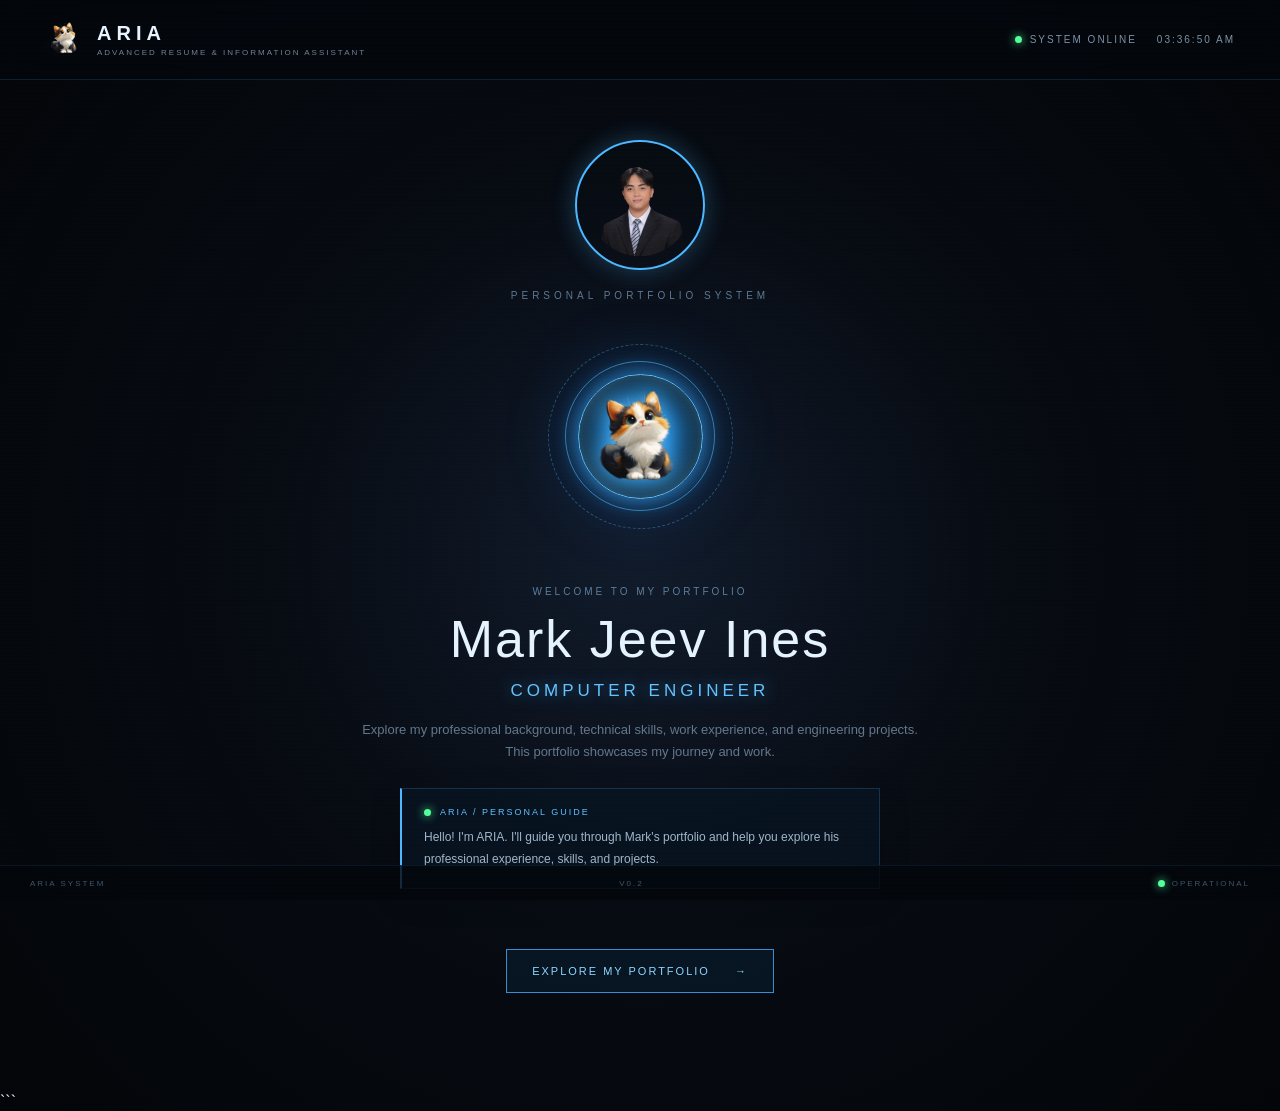
<file: index.html>
<!DOCTYPE html>
<html lang="en">
<head>
    <meta charset="UTF-8">
    <meta name="viewport" content="width=device-width, initial-scale=1.0">

    
    <title>ARIA | Advanced Resume & Information Assistant</title>
    <link rel="icon" type="image/png" href="assets/images/icons/aria-core.png">
    <link rel="stylesheet" href="css/style.css">
    
</head>

<body>

    <!-- Background -->
    <div class="background-grid"></div>
    <div class="scanline"></div>

    <!-- =========================
         TOP BAR
    ========================== -->
    <header class="topbar">

        <div class="brand">
            <div><img src="assets/images/icons/aria-core.png" 
         alt="ARIA logo">
        </div>

            <div>
                <div class="brand-name">ARIA</div>
                <div class="brand-subtitle">
                    ADVANCED RESUME & INFORMATION ASSISTANT
                </div>
            </div>

        </div>

        <div class="system-status">
            <span class="status-dot"></span>
            SYSTEM ONLINE
        </div>

    </header>


    <!-- =========================
         LANDING SCREEN
    ========================== -->
<main id="landingScreen" class="screen active">
    <div class="landing-content">

        <div class="profile-photo">
            <img src="assets/images/profile/mark.png"
         alt="Mark Jeev Ines">
        </div>

        <div class="system-label">
            PERSONAL PORTFOLIO SYSTEM
        </div>

        <div class="aria-core-container">
            <div class="orbit orbit-1"></div>
            <div class="orbit orbit-2"></div>
            <div class="orbit orbit-3"></div>

            <div class="aria-core">
                <div class="core-ring"></div>
                <div class="core-ring ring-2"></div>
                <div class="core-letter">
    <img src="assets/images/icons/aria-core.png" 
         alt="ARIA logo">
</div>
            </div>
        </div>

        <div class="landing-text">
            <div class="small-text">
                WELCOME TO MY PORTFOLIO
            </div>

            <h1>Mark Jeev Ines</h1>

            <p class="landing-role">
                <span>COMPUTER ENGINEER</span>
            </p>

            <p class="description">
                Explore my professional background, technical
                skills, work experience, and engineering projects.
                This portfolio showcases my journey and work.
            </p>
        </div>

        <div class="landing-guide">
            <div class="guide-label">
                <span class="status-dot"></span>
                ARIA / PERSONAL GUIDE
            </div>

            <p>
                Hello! I'm ARIA. I'll guide you through
                Mark's portfolio and help you explore his
                professional experience, skills, and projects.
            </p>
        </div>

        <button id="beginButton" class="primary-button">
            <span>EXPLORE MY PORTFOLIO</span>
            <span>→</span>
        </button>

    </div>
</main>




    <!-- =========================
         DASHBOARD
    ========================== -->

<main id="dashboardScreen" class="screen">
    <div class="dashboard">

        <section class="profile-heading">
            <div class="profile-heading-label">
                PERSONAL PROFILE / 001
            </div>

            <h1>Mark Jeev Ines</h1>
            <p>Computer Engineer</p>

            <div class="profile-heading-line"></div>
        </section>

        <!-- ARIA GUIDE -->
        <section class="aria-panel">
            <div class="aria-mini-core">
                <img src="assets/images/icons/aria-core.png" alt="ARIA logo">
            </div>

            <div class="aria-message">
                <div class="message-label">
                    ARIA / YOUR GUIDE
                </div>

                <h2 id="ariaGreeting">
                    Welcome!
                </h2>

                <p id="ariaMessage">
                    I'm ARIA, your personal portfolio guide.
                    Select a section below to explore Mark's
                    background, experience, and projects.
                </p>
            </div>
        </section>

        <!-- PORTFOLIO NAVIGATION -->
        <section class="navigation">
            <div class="section-heading">
                <span>MY PORTFOLIO</span>
                <span>SELECT A SECTION</span>
            </div>

            <div class="nav-grid">

                <button class="nav-card" data-section="about">
                    <span class="nav-number">01</span>
                    <span class="nav-title">ABOUT ME</span>
                    <span class="nav-description">
                        Personal profile
                    </span>
                </button>

                <button class="nav-card" data-section="experience">
                    <span class="nav-number">02</span>
                    <span class="nav-title">EXPERIENCE</span>
                    <span class="nav-description">
                        Professional journey
                    </span>
                </button>

                <button class="nav-card" data-section="education">
                    <span class="nav-number">03</span>
                    <span class="nav-title">EDUCATION</span>
                    <span class="nav-description">
                        Academic background
                    </span>
                </button>

                <button class="nav-card" data-section="skills">
                    <span class="nav-number">04</span>
                    <span class="nav-title">SKILLS</span>
                    <span class="nav-description">
                        Technical abilities
                    </span>
                </button>

                <button class="nav-card" data-section="projects">
                    <span class="nav-number">05</span>
                    <span class="nav-title">PROJECTS</span>
                    <span class="nav-description">
                        Engineering projects
                    </span>
                </button>

                <button class="nav-card" data-section="certificates">
                    <span class="nav-number">06</span>
                    <span class="nav-title">CERTIFICATES</span>
                    <span class="nav-description">
                        Credentials and achievements
                    </span>
                </button>

                <button class="nav-card" data-section="contact">
                    <span class="nav-number">07</span>
                    <span class="nav-title">CONTACT</span>
                    <span class="nav-description">
                        Get in touch
                    </span>
                </button>

            </div>
        </section>

    </div>
</main>




    <!-- =========================
         INFORMATION SCREEN
    ========================== -->
    <main id="infoScreen" class="screen">

        <div class="info-container">

            <button id="backButton" class="back-button">
                ← BACK TO ARIA
            </button>

            <div id="infoContent" class="info-content"> </div> 

        </div>

    </main>


    <!-- FOOTER -->
    <footer>

        <div>
            ARIA SYSTEM
        </div>

        <div>
            V0.2
        </div>

        <div>
            <span class="footer-status"></span>
            OPERATIONAL
        </div>

    </footer>


    <script src="js/aria.js"></script>

</body>
</html>
```
</file>
<file: css/style.css>
/* =========================================================
   ARIA V0.2
   Advanced Resume & Information Assistant
========================================================= */


/* =========================
   RESET
========================= */

* {
    margin: 0;
    padding: 0;
    box-sizing: border-box;
}


html {
    scroll-behavior: smooth;
}


body {
    min-height: 100vh;

    background:
        radial-gradient(
            circle at center,
            #111b2b 0%,
            #070b12 45%,
            #030508 100%
        );

    color: #e8f3ff;

    font-family:
        "Segoe UI",
        Arial,
        sans-serif;

    overflow-x: hidden;
}


/* =========================
   BACKGROUND
========================= */

.background-grid {

    position: fixed;

    inset: 0;

    z-index: -3;

    opacity: 0.22;

    background-image:
        linear-gradient(
            rgba(40, 160, 255, 0.08) 1px,
            transparent 1px
        ),
        linear-gradient(
            90deg,
            rgba(40, 160, 255, 0.08) 1px,
            transparent 1px
        );

    background-size: 50px 50px;

    mask-image:
        radial-gradient(
            circle at center,
            black,
            transparent 80%
        );
}


.scanline {

    position: fixed;

    inset: 0;

    z-index: 20;

    pointer-events: none;

    background:
        repeating-linear-gradient(
            to bottom,
            transparent 0px,
            transparent 3px,
            rgba(255,255,255,0.015) 4px
        );
}


/* =========================
   TOP BAR
========================= */

.topbar {

    position: fixed;

    top: 0;
    left: 0;
    right: 0;

    height: 80px;

    padding: 0 45px;

    display: flex;

    align-items: center;

    justify-content: space-between;

    border-bottom:
        1px solid rgba(80,170,255,0.15);

    background:
        rgba(3,7,13,0.75);

    backdrop-filter: blur(15px);

    z-index: 10;
}


.brand {

    display: flex;

    align-items: center;

    gap: 14px;
}


.brand-icon {

    width: 42px;
    height: 42px;

    display: flex;

    align-items: center;
    justify-content: center;

    border:
        1px solid #3da5ff;

    color: #65c1ff;

    font-weight: bold;

    box-shadow:
        0 0 18px rgba(40,160,255,0.25);
}


.brand-name {

    font-size: 20px;

    font-weight: 700;

    letter-spacing: 5px;
}


.brand-subtitle {

    margin-top: 3px;

    font-size: 8px;

    letter-spacing: 2px;

    color: #728398;
}


.system-status {

    display: flex;

    align-items: center;

    gap: 8px;

    font-size: 10px;

    letter-spacing: 2px;

    color: #7e91a5;
}


.status-dot,
.footer-status {

    width: 7px;
    height: 7px;

    border-radius: 50%;

    background: #54ff9c;

    box-shadow:
        0 0 10px #54ff9c;

    animation:
        pulse 2s infinite;
}


@keyframes pulse {

    0%,100% {
        opacity: 1;
    }

    50% {
        opacity: 0.35;
    }

}


/* =========================
   SCREENS
========================= */

.screen {

    min-height: 100vh;

    padding:
        120px 40px 100px;

    display: none;

}


.screen.active {

    display: flex;

    animation:
        screenIn 0.6s ease;
}


@keyframes screenIn {

    from {
        opacity: 0;
        transform: translateY(15px);
    }

    to {
        opacity: 1;
        transform: translateY(0);
    }

}


/* =========================
   LANDING
========================= */

#landingScreen {

    align-items: center;
    justify-content: center;

    text-align: center;
}


.landing-content {

    width: min(850px, 100%);

    display: flex;

    flex-direction: column;

    align-items: center;
}


.system-label {

    margin-bottom: 20px;

    color: #5d7894;

    font-size: 10px;

    letter-spacing: 4px;
}


/* =========================
   ARIA CORE
========================= */

.aria-core-container {

    position: relative;

    width: 230px;
    height: 230px;

    display: flex;

    align-items: center;
    justify-content: center;

    margin-bottom: 35px;
}


.aria-core {

    position: relative;

    width: 125px;
    height: 125px;

    border-radius: 50%;

    display: flex;

    align-items: center;
    justify-content: center;

    background:
        radial-gradient(
            circle,
            #4bb8ff 0%,
            #1672bb 30%,
            #071a2c 65%,
            #03070c 100%
        );

    border:
        1px solid #62c2ff;

    box-shadow:
        0 0 25px rgba(50,170,255,0.8),
        0 0 70px rgba(30,130,255,0.35),
        inset 0 0 30px rgba(100,200,255,0.5);

    animation:
        corePulse 3s infinite;
}


.core-letter {

    font-size: 48px;

    font-weight: 200;

    color: white;

    text-shadow:
        0 0 20px #72caff;
}


.core-ring {

    position: absolute;

    width: 150px;
    height: 150px;

    border-radius: 50%;

    border:
        1px solid rgba(80,190,255,0.55);

    animation:
        rotate 10s linear infinite;
}


.ring-2 {

    width: 185px;
    height: 185px;

    border:
        1px dashed rgba(80,190,255,0.35);

    animation:
        rotateReverse 16s linear infinite;
}


.orbit {

    position: absolute;

    width: 8px;
    height: 8px;

    border-radius: 50%;

    background: #66caff;

    box-shadow:
        0 0 15px #66caff;
}


.orbit-1 {

    animation:
        orbitOne 5s linear infinite;
}


.orbit-2 {

    animation:
        orbitTwo 7s linear infinite;
}


.orbit-3 {

    animation:
        orbitThree 9s linear infinite;
}


@keyframes corePulse {

    0%,100% {
        transform: scale(1);
    }

    50% {
        transform: scale(1.05);
    }

}


@keyframes rotate {

    from {
        transform: rotate(0deg);
    }

    to {
        transform: rotate(360deg);
    }

}


@keyframes rotateReverse {

    from {
        transform: rotate(360deg);
    }

    to {
        transform: rotate(0deg);
    }

}


@keyframes orbitOne {

    from {
        transform:
            rotate(0deg)
            translateX(105px)
            rotate(0deg);
    }

    to {
        transform:
            rotate(360deg)
            translateX(105px)
            rotate(-360deg);
    }

}


@keyframes orbitTwo {

    from {
        transform:
            rotate(120deg)
            translateX(90px)
            rotate(-120deg);
    }

    to {
        transform:
            rotate(480deg)
            translateX(90px)
            rotate(-480deg);
    }

}


@keyframes orbitThree {

    from {
        transform:
            rotate(240deg)
            translateX(115px)
            rotate(-240deg);
    }

    to {
        transform:
            rotate(600deg)
            translateX(115px)
            rotate(-600deg);
    }

}


/* =========================
   LANDING TEXT
========================= */

.small-text {

    color: #5b7d9e;

    font-size: 10px;

    letter-spacing: 3px;

    margin-bottom: 12px;
}


.landing-text h1 {

    font-size:
        clamp(45px, 7vw, 80px);

    font-weight: 300;

    letter-spacing: -2px;

    margin-bottom: 10px;
}


.landing-text p {

    color: #91a5ba;

    font-size: 17px;
}


.landing-text p span {

    color: #62c3ff;

    text-shadow:
        0 0 15px rgba(70,190,255,0.5);
}


.description {

    max-width: 560px;

    margin-top: 16px;

    line-height: 1.7;

    font-size: 13px !important;

    color: #62778d !important;
}


/* =========================
   BUTTON
========================= */

.primary-button {

    margin-top: 35px;

    padding: 15px 25px;

    display: flex;

    align-items: center;

    gap: 25px;

    border:
        1px solid #398ed0;

    background:
        rgba(20,100,160,0.12);

    color: #8ed6ff;

    font-size: 11px;

    letter-spacing: 2px;

    cursor: pointer;

    transition: 0.3s;
}


.primary-button:hover {

    background:
        rgba(40,150,220,0.25);

    border-color: #70caff;

    box-shadow:
        0 0 25px rgba(50,170,255,0.2);

    transform:
        translateY(-2px);
}


/* =========================
   DASHBOARD
========================= */

#dashboardScreen {

    justify-content: center;
}


.dashboard {

    width: min(1100px, 100%);

    margin: auto;
}


/* =========================
   ARIA MESSAGE
========================= */

.aria-panel {

    display: flex;

    align-items: center;

    gap: 25px;

    padding: 25px;

    margin-bottom: 45px;

    border:
        1px solid rgba(70,160,230,0.18);

    background:
        rgba(8,17,29,0.65);

    box-shadow:
        inset 0 0 40px rgba(40,130,200,0.03);
}


.aria-mini-core {

    flex-shrink: 0;

    width: 60px;
    height: 60px;

    display: flex;

    align-items: center;
    justify-content: center;

    border-radius: 50%;

    border:
        1px solid #4ba9e9;

    background:
        radial-gradient(
            circle,
            #287db4,
            #071421
        );

    box-shadow:
        0 0 20px rgba(50,160,230,0.4);
}


.aria-mini-core div {

    font-size: 24px;

    color: #bdeaff;
}


.message-label {

    color: #5da9d9;

    font-size: 9px;

    letter-spacing: 3px;

    margin-bottom: 5px;
}


.aria-message h2 {

    font-size: 22px;

    font-weight: 400;

    margin-bottom: 5px;
}


.aria-message p {

    color: #748ba0;

    font-size: 13px;
}


/* =========================
   NAVIGATION
========================= */

.section-heading {

    display: flex;

    justify-content: space-between;

    padding-bottom: 15px;

    border-bottom:
        1px solid rgba(80,150,210,0.12);

    color: #526c84;

    font-size: 9px;

    letter-spacing: 2px;
}


.nav-grid {

    display: grid;

    grid-template-columns:
        repeat(3, 1fr);

    gap: 12px;

    margin-top: 12px;
}


.nav-card {

    position: relative;

    min-height: 150px;

    padding: 25px;

    text-align: left;

    border:
        1px solid rgba(70,150,220,0.18);

    background:
        rgba(7,14,24,0.75);

    color: white;

    cursor: pointer;

    overflow: hidden;

    transition:
        transform 0.3s,
        border 0.3s,
        background 0.3s;
}


.nav-card::after {

    content: "";

    position: absolute;

    left: 0;
    bottom: 0;

    width: 0;
    height: 2px;

    background: #4db8ff;

    box-shadow:
        0 0 15px #4db8ff;

    transition:
        width 0.3s;
}


.nav-card:hover {

    transform:
        translateY(-4px);

    border-color:
        rgba(80,180,255,0.5);

    background:
        rgba(15,35,55,0.85);
}


.nav-card:hover::after {

    width: 100%;
}


.nav-number {

    display: block;

    color: #3e6381;

    font-size: 10px;

    margin-bottom: 20px;
}


.nav-title {

    display: block;

    color: #a9dfff;

    font-size: 14px;

    letter-spacing: 2px;

    margin-bottom: 7px;
}


.nav-description {

    display: block;

    color: #61768a;

    font-size: 11px;
}


/* =========================
   INFORMATION SCREEN
========================= */

#infoScreen {

    justify-content: center;
}


.info-container {

    width: min(950px, 100%);

    margin: auto;
}


.back-button {

    border: none;

    background: transparent;

    color: #64839e;

    cursor: pointer;

    font-size: 10px;

    letter-spacing: 2px;

    margin-bottom: 35px;

    transition: 0.3s;
}


.back-button:hover {

    color: #75caff;

}


.info-header {

    margin-bottom: 35px;
}


.info-label {

    color: #4d9bce;

    font-size: 10px;

    letter-spacing: 3px;

    margin-bottom: 10px;
}


.info-title {

    font-size:
        clamp(35px, 6vw, 60px);

    font-weight: 300;

    margin-bottom: 15px;
}


.info-description {

    max-width: 700px;

    color: #71879b;

    line-height: 1.8;

    font-size: 14px;
}


/* =========================
   INFO CARDS
========================= */

.info-grid {

    display: grid;

    grid-template-columns:
        repeat(2, 1fr);

    gap: 15px;
}


.info-card {

    padding: 25px;

    border:
        1px solid rgba(70,150,220,0.16);

    background:
        rgba(8,17,28,0.7);
}


.info-card h3 {

    color: #9edcff;

    font-size: 13px;

    letter-spacing: 1px;

    margin-bottom: 10px;
}


.info-card p {

    color: #6f8498;

    font-size: 12px;

    line-height: 1.7;
}


/* =========================
   SKILLS
========================= */

.skill {

    margin-bottom: 20px;
}


.skill-header {

    display: flex;

    justify-content: space-between;

    margin-bottom: 10px;

    font-size: 11px;

    color: #8ca4b8;
}


.skill-bar {

    width: 100%;

    height: 4px;

    background:
        rgba(100,150,190,0.12);
}


.skill-progress {

    height: 100%;

    width: var(--skill);

    background: #4db8ff;

    box-shadow:
        0 0 12px rgba(60,180,255,0.7);
}


/* =========================
   PROJECT
========================= */

.project-card {

    padding: 30px;

    border:
        1px solid rgba(70,160,230,0.2);

    background:
        linear-gradient(
            135deg,
            rgba(15,34,52,0.8),
            rgba(5,12,20,0.8)
        );
}


.project-status {

    display: inline-block;

    padding: 5px 9px;

    border:
        1px solid rgba(70,230,150,0.35);

    color: #62d99b;

    font-size: 8px;

    letter-spacing: 2px;

    margin-bottom: 20px;
}


.project-card h3 {

    font-size: 24px;

    font-weight: 400;

    color: #c7ecff;

    margin-bottom: 10px;
}


.project-card p {

    color: #70869a;

    line-height: 1.8;

    font-size: 13px;

    margin-bottom: 20px;
}


.tech-list {

    display: flex;

    flex-wrap: wrap;

    gap: 7px;
}


.tech {

    padding: 6px 9px;

    border:
        1px solid rgba(80,160,220,0.2);

    color: #7098b5;

    font-size: 9px;

    letter-spacing: 1px;
}


/* =========================
   FOOTER
========================= */

footer {

    position: fixed;

    bottom: 0;
    left: 0;
    right: 0;

    height: 35px;

    padding: 0 30px;

    display: flex;

    justify-content: space-between;

    align-items: center;

    border-top:
        1px solid rgba(70,140,200,0.12);

    background:
        rgba(3,7,12,0.8);

    color: #40566a;

    font-size: 8px;

    letter-spacing: 2px;
}


footer div:last-child {

    display: flex;

    align-items: center;

    gap: 7px;
}


/* =========================
   MOBILE
========================= */

@media (max-width: 750px) {

    .topbar {

        padding: 0 20px;

    }


    .brand-subtitle {

        display: none;

    }


    .system-status {

        font-size: 8px;

    }


    .screen {

        padding:
            105px 20px 75px;

    }


    .nav-grid {

        grid-template-columns:
            1fr 1fr;

    }


    .info-grid {

        grid-template-columns:
            1fr;

    }


    .aria-panel {

        padding: 18px;

    }

}


@media (max-width: 500px) {

    .nav-grid {

        grid-template-columns:
            1fr;

    }


    .aria-core-container {

        transform:
            scale(0.85);

        margin-top: -10px;

        margin-bottom: 10px;

    }


    .landing-text h1 {

        font-size: 48px;

    }


    footer {

        padding: 0 15px;

    }

}

/* =========================================================
   EXPERIENCE TIMELINE
========================================================= */

.experience-list {
    position: relative;
    padding: 10px 0 20px 35px;
}


/* Vertical timeline line */

.experience-list::before {
    content: "";

    position: absolute;

    top: 0;
    bottom: 0;
    left: 8px;

    width: 1px;

    background:
        linear-gradient(
            to bottom,
            transparent,
            rgba(77,184,255,0.7) 8%,
            rgba(77,184,255,0.25) 90%,
            transparent
        );

    box-shadow:
        0 0 10px rgba(77,184,255,0.25);
}


/* Individual job */

.experience-card {
    position: relative;

    margin-bottom: 25px;

    padding: 25px 28px;

    border:
        1px solid rgba(70,150,220,0.16);

    background:
        rgba(7,15,26,0.75);

    transition:
        transform 0.3s,
        border-color 0.3s,
        background 0.3s;
}


/* Timeline node */

.experience-card::before {
    content: "";

    position: absolute;

    left: -35px;
    top: 31px;

    width: 9px;
    height: 9px;

    border-radius: 50%;

    background: #4db8ff;

    border:
        2px solid #07111c;

    box-shadow:
        0 0 0 1px rgba(77,184,255,0.5),
        0 0 15px rgba(77,184,255,0.8);
}


/* Hover */

.experience-card:hover {
    transform: translateX(5px);

    border-color:
        rgba(77,184,255,0.45);

    background:
        rgba(12,27,43,0.9);

    box-shadow:
        0 10px 35px rgba(0,0,0,0.25);
}


/* Date */

.experience-date {
    display: inline-block;

    margin-bottom: 12px;

    padding: 5px 9px;

    border:
        1px solid rgba(77,184,255,0.25);

    color: #61bfff;

    font-size: 9px;

    letter-spacing: 2px;

    text-transform: uppercase;
}


/* Position */

.experience-position {
    margin-bottom: 5px;

    color: #a8dcff;

    font-size: 16px;

    letter-spacing: 1px;
}


/* Company */

.experience-content h3 {
    margin-bottom: 5px;

    color: #dcefff;

    font-size: 20px;

    font-weight: 400;
}


/* Location */

.experience-location {
    margin-bottom: 18px;

    color: #526c82;

    font-size: 10px;

    letter-spacing: 1px;
}


/* Responsibilities */

.experience-content ul {
    padding-left: 18px;

    margin: 0;
}


.experience-content li {
    margin-bottom: 9px;

    color: #71879b;

    font-size: 12px;

    line-height: 1.7;
}


.experience-content li::marker {
    color: #4db8ff;
}


/* Mobile */

@media (max-width: 600px) {

    .experience-list {
        padding-left: 25px;
    }


    .experience-list::before {
        left: 5px;
    }


    .experience-card {
        padding: 20px;
    }


    .experience-card::before {
        left: -26px;
    }


    .experience-content h3 {
        font-size: 17px;
    }

}

/* =========================================================
   PROJECT SYSTEM
========================================================= */

.projects-view {
    width: 100%;
}

.section-intro {
    max-width: 700px;
    margin-bottom: 35px;
}

.section-label {
    margin-bottom: 10px;
    color: #4db8ff;
    font-size: 9px;
    letter-spacing: 3px;
}

.section-intro h2 {
    margin-bottom: 12px;
    color: #dcefff;
    font-size: 28px;
    font-weight: 400;
    letter-spacing: 2px;
}

.section-intro p {
    color: #71879b;
    font-size: 12px;
    line-height: 1.8;
}


/* PROJECT GRID */

.project-grid {
    display: grid;
    grid-template-columns: repeat(2, 1fr);
    gap: 20px;
}


.project-card {
    position: relative;
    padding: 25px;
    border: 1px solid rgba(70,150,220,0.16);
    background: rgba(7,15,26,0.75);
    cursor: pointer;

    transition:
        transform 0.3s,
        border-color 0.3s,
        background 0.3s,
        box-shadow 0.3s;
}


.project-card:hover {
    transform: translateY(-5px);

    border-color:
        rgba(77,184,255,0.5);

    background:
        rgba(12,27,43,0.9);

    box-shadow:
        0 15px 40px rgba(0,0,0,0.3),
        0 0 25px rgba(77,184,255,0.08);
}


.project-header {
    display: flex;
    justify-content: space-between;
    align-items: center;
    margin-bottom: 25px;
}


.project-number {
    color: #526c82;
    font-size: 9px;
    letter-spacing: 2px;
}


.project-status {
    padding: 4px 8px;

    border: 1px solid
        rgba(77,184,255,0.25);

    color: #61bfff;

    font-size: 8px;
    letter-spacing: 1.5px;
}


.project-card h3 {
    margin-bottom: 8px;

    color: #dcefff;

    font-size: 22px;
    font-weight: 400;
    letter-spacing: 1px;
}


.project-full-name {
    margin-bottom: 18px;

    color: #82bce0;

    font-size: 10px;
    line-height: 1.6;
}


.project-description {
    min-height: 65px;

    margin-bottom: 22px;

    color: #71879b;

    font-size: 12px;
    line-height: 1.7;
}


.project-tech {
    display: flex;
    flex-wrap: wrap;
    gap: 7px;
}


.project-tech span,
.detail-tech-list span {
    padding: 6px 9px;

    border: 1px solid
        rgba(77,184,255,0.15);

    color: #6da7cc;

    font-size: 8px;
    letter-spacing: 1px;
}


.project-open {
    margin-top: 25px;

    color: #4db8ff;

    font-size: 9px;
    letter-spacing: 2px;
}


.project-open span {
    margin-left: 5px;
    transition: margin-left 0.2s;
}


.project-card:hover .project-open span {
    margin-left: 12px;
}


/* =========================================================
   PROJECT DETAIL VIEW
========================================================= */

.project-detail {
    margin-top: 45px;
    padding-top: 35px;

    border-top:
        1px solid rgba(77,184,255,0.15);

    animation:
        projectReveal 0.5s ease;
}


@keyframes projectReveal {

    from {
        opacity: 0;
        transform: translateY(20px);
    }

    to {
        opacity: 1;
        transform: translateY(0);
    }

}


.project-close {
    margin-bottom: 35px;

    padding: 8px 12px;

    border: 1px solid
        rgba(77,184,255,0.2);

    background: transparent;

    color: #61bfff;

    font-family: inherit;
    font-size: 9px;

    letter-spacing: 1.5px;

    cursor: pointer;

    transition:
        background 0.2s,
        border-color 0.2s;
}


.project-close:hover {
    background:
        rgba(77,184,255,0.08);

    border-color:
        rgba(77,184,255,0.5);
}


.project-detail-header {
    max-width: 800px;
    margin-bottom: 45px;
}


.project-detail-number {
    margin-bottom: 8px;

    color: #526c82;

    font-size: 9px;
    letter-spacing: 3px;
}


.project-detail-status {
    display: inline-block;

    margin-bottom: 18px;

    padding: 5px 9px;

    border: 1px solid
        rgba(77,184,255,0.25);

    color: #61bfff;

    font-size: 8px;
    letter-spacing: 2px;
}


.project-detail-header h2 {
    margin-bottom: 8px;

    color: #dcefff;

    font-size: 34px;
    font-weight: 400;
    letter-spacing: 2px;
}


.project-detail-header h3 {
    margin-bottom: 20px;

    color: #82bce0;

    font-size: 11px;
    font-weight: 400;

    letter-spacing: 1px;
}


.project-detail-header p {
    color: #71879b;

    font-size: 13px;
    line-height: 1.9;
}


/* DETAIL GRID */

.project-detail-grid {
    display: grid;

    grid-template-columns:
        repeat(2, 1fr);

    gap: 18px;
}


.project-detail-section {
    padding: 25px;

    border:
        1px solid rgba(70,150,220,0.13);

    background:
        rgba(7,15,26,0.6);
}


.detail-label {
    margin-bottom: 14px;

    color: #4db8ff;

    font-size: 8px;
    letter-spacing: 2px;
}


.project-detail-section h3 {
    margin-bottom: 14px;

    color: #c9e7fb;

    font-size: 17px;
    font-weight: 400;
}


.project-detail-section p {
    color: #71879b;

    font-size: 11px;
    line-height: 1.8;
}


.detail-tech-list {
    display: flex;
    flex-wrap: wrap;
    gap: 7px;
}


/* MOBILE */

@media (max-width: 700px) {

    .project-grid {
        grid-template-columns: 1fr;
    }

    .project-detail-grid {
        grid-template-columns: 1fr;
    }

    .project-detail-header h2 {
        font-size: 27px;
    }

}

/* =========================================
   PERSONAL PORTFOLIO INTRO
========================================= */

.landing-text h1 {
    color: #e5f3ff;
    font-size: clamp(32px, 6vw, 52px);
    font-weight: 400;
    letter-spacing: 2px;
    margin: 12px 0;
}

.landing-role {
    color: #61bfff;
    font-size: 12px;
    letter-spacing: 4px;
    margin-bottom: 18px;
}

.landing-guide {
    width: min(100%, 480px);
    margin: 25px auto;
    padding: 18px 22px;
    text-align: left;
    border: 1px solid rgba(77, 184, 255, 0.2);
    border-left: 2px solid #4db8ff;
    background: rgba(7, 20, 34, 0.75);
    box-shadow: 0 8px 30px rgba(0, 0, 0, 0.15);
}

.guide-label {
    display: flex;
    align-items: center;
    gap: 9px;
    color: #61bfff;
    font-size: 9px;
    letter-spacing: 2px;
    margin-bottom: 10px;
}

.landing-guide p {
    color: #a0b6c9;
    font-size: 12px;
    line-height: 1.8;
}

/* =========================================
   DASHBOARD PROFILE HEADING
========================================= */

.profile-heading {
    margin-bottom: 30px;
    padding-bottom: 22px;
    border-bottom: 1px solid rgba(77, 184, 255, 0.15);
}

.profile-heading-label {
    color: #4db8ff;
    font-size: 9px;
    letter-spacing: 3px;
    margin-bottom: 12px;
}

.profile-heading h1 {
    color: #e5f3ff;
    font-size: clamp(26px, 5vw, 38px);
    font-weight: 400;
    letter-spacing: 1px;
    margin-bottom: 7px;
}

.profile-heading p {
    color: #7ebde7;
    font-size: 12px;
    letter-spacing: 2px;
}

.profile-heading-line {
    width: 55px;
    height: 2px;
    margin-top: 18px;
    background: #4db8ff;
    box-shadow: 0 0 12px rgba(77, 184, 255, 0.5);
}

/* =========================================
   ARIA GUIDE PANEL
========================================= */

.aria-panel {
    border-left: 2px solid #4db8ff;
    background: rgba(10, 25, 40, 0.8);
    box-shadow: 0 8px 25px rgba(0, 0, 0, 0.2);
}

.aria-mini-core {
    flex-shrink: 0;
}

.aria-message .message-label {
    color: #61bfff;
    font-size: 9px;
    letter-spacing: 2px;
}

.aria-message h2 {
    color: #dcefff;
    font-size: 16px;
    font-weight: 400;
    margin: 8px 0;
}

.aria-message p {
    color: #91a9bd;
    font-size: 12px;
    line-height: 1.8;
}

/* =========================================
   RESPONSIVE
========================================= */

@media (max-width: 600px) {
    .landing-guide {
        padding: 15px;
    }

    .profile-heading {
        margin-bottom: 22px;
    }
}

.core-letter {
    display: flex;
    align-items: center;
    justify-content: center;
}

.core-letter img {
    width: 95%;
    height: 95%;
    object-fit: contain;
    filter: drop-shadow(0 0 12px #4db8ff);
}

.aria-mini-core img {
    width: 100%;
    height: 100%;
    object-fit: contain;
}

.profile-photo {
    width: 130px;
    height: 130px;
    margin: 20px auto;
    overflow: hidden;
    border: 2px solid #4db8ff;
    border-radius: 50%;
    box-shadow: 0 0 25px rgba(77, 184, 255, 0.25);
}

.profile-photo img {
    width: 100%;
    height: 100%;
    object-fit: cover;
}

.portfolio-image {
    display: block;
    width: 100%;
    max-height: 400px;
    object-fit: cover;
    border: 1px solid rgba(77, 184, 255, 0.25);
    border-radius: 8px;
}

.brand {
  display: flex;
  align-items: center; /* Vertical alignment */
  justify-content: flex-start; /* Aligns both items to the left side */
  gap: 12px; /* Adjust this value to control how close they are */
}

.brand img {
  width: 40px; /* Using explicit sizes or max-width avoids unintended scaling issues */
  height: auto;
  object-fit: contain;
}

/* PROFILE IMAGE FIX */

.profile-photo {
    display: block;
    width: 130px;
    height: 130px;
    margin: 20px auto;
    overflow: hidden;
    border: 2px solid #4db8ff;
    border-radius: 50%;
    box-shadow: 0 0 25px rgba(77, 184, 255, 0.3);
}

.profile-photo img {
    display: block;
    width: 100%;
    height: 100%;
    object-fit: cover;
    object-position: center;
}
</file>
